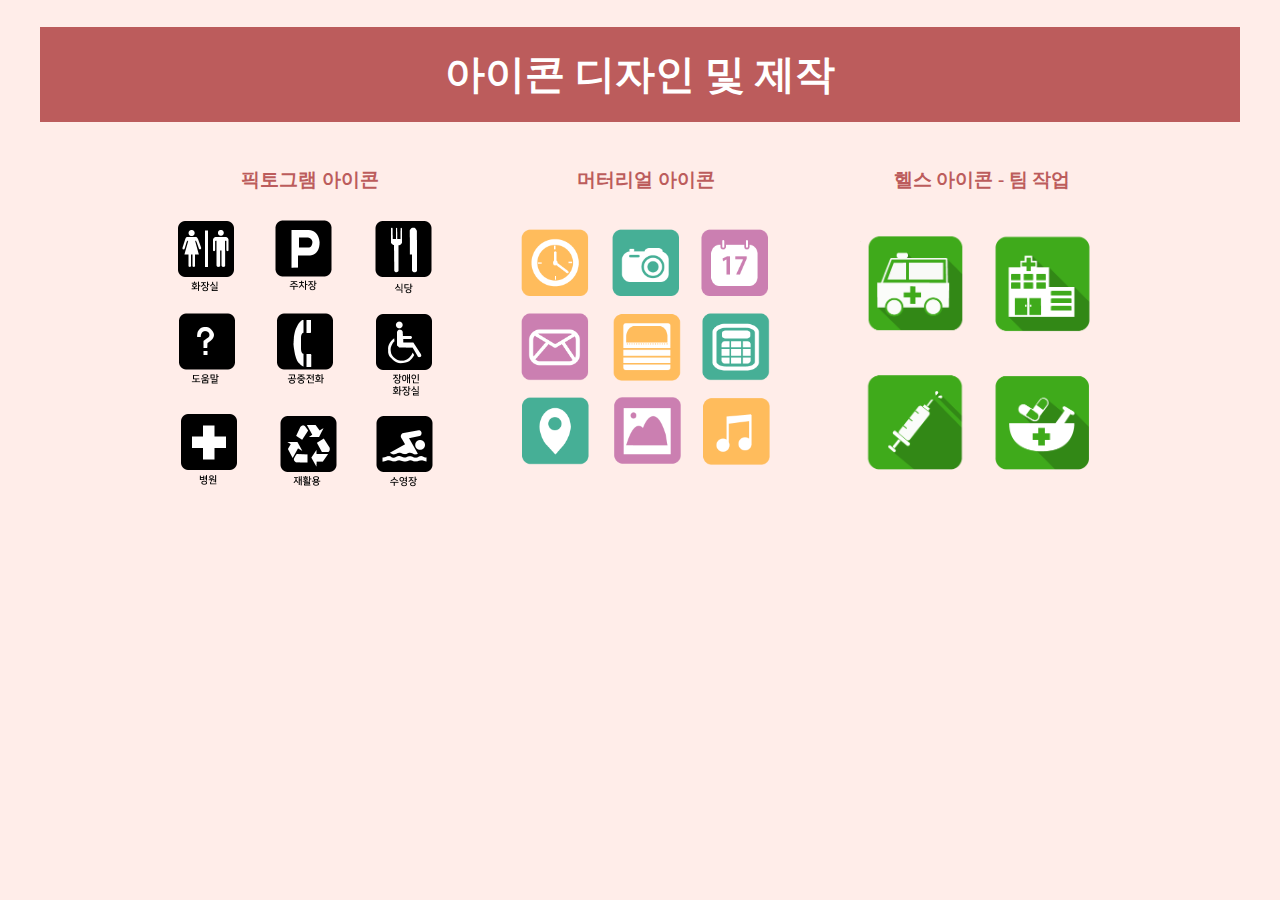
<file: icon_work.html>
<!DOCTYPE html>
<html lang="en">
<head>
    <meta charset="UTF-8">
    <title>icon 상세보기</title>
    <style>
        body{
            background: #ffede9;
            margin: 0; padding: 0;
/*            background-image: url(images/cork_board.jpg);*/
            background-repeat: no-repeat;
            background-position: center top;
        }
        div{
            width: 1200px;
            margin: 0 auto;
            text-align: center;
            
        }
        
        img{
            width: 300px;
            margin: 0 auto;
        }
        ul{
            display: inline;
        }
        li{
            list-style-type: none;
            float: left;
            text-align: center;
            margin-right: 3%;
/*            background-image: url(images/paper.png);*/
            background-position: center;
            background-size: cover;
             width: 300px; height: 380px;
        }
        li:first-child{
            margin-left: 10%;
        }
        h3{
            clear: both;
            color: #bc5c5c;
            font-weight: bold;
        }
        
        
        h1{
            background: #bc5c5c;
            color: #fff;
            padding: 20px;
            font-size: 40px;
        }
        
/*
        ul > img{
            width: 30px; height: 30px;
            position: relative;
            left: 0; top: 5px;
            float: left;
           
            padding-left: 20px;
        }
*/
        h1 > img{
            width: 50px;
            position: absolute;
            left: 37%;
        }
        
    </style>
</head>
<body>
    <div>
        <h1>아이콘 디자인 및 제작  </h1>
        <ul>
            <li>
                <h3>픽토그램 아이콘</h3>
                <img src="images/pictogram.png" alt="픽토그램">
            </li>
            <li>
                <h3>머터리얼 아이콘</h3>
                <img src="images/meoteorieol_icon.png" alt="머터리얼 아이콘">
            </li>
            <li>
                <h3>헬스 아이콘 - 팀 작업</h3>
                <img src="images/team_icon.png" alt="팀 작업 - 헬스 아이콘">
            </li>
        </ul>
    </div>
    <div>
        <p>
            
        </p>
    </div>
    
    
</body>
</html>
</file>
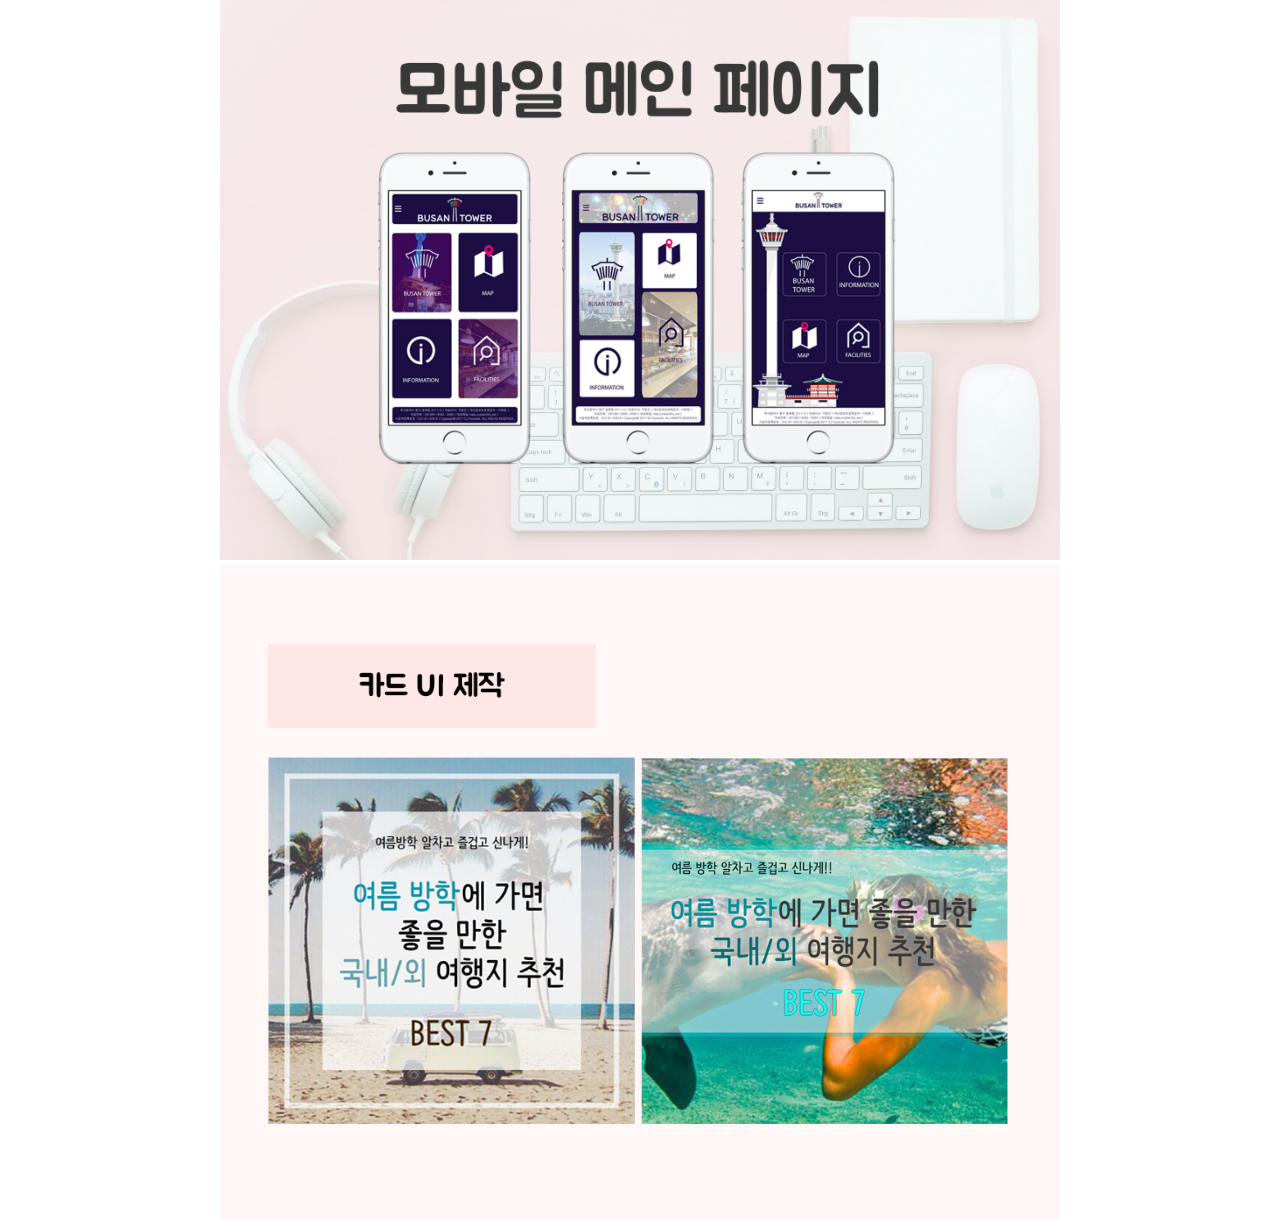
<file: mobile_work.html>
<!DOCTYPE html>
<html lang="en">
<head>
    <meta charset="UTF-8">
    <title>모바일 페이지 상세보기</title>
    <style>
        body{
            width: 1200px;
            margin: 0 auto;
            text-align: center;
        }
        img{
            width: 70%;
            max-width: 1200px;
            margin: 0 auto;
        }
    </style>
</head>
<body>
    <div>
        <img src="images/mobile_main.png" alt="">
        <img src="images/cardUI.png" alt="">
    </div>
</body>
</html>
</file>
